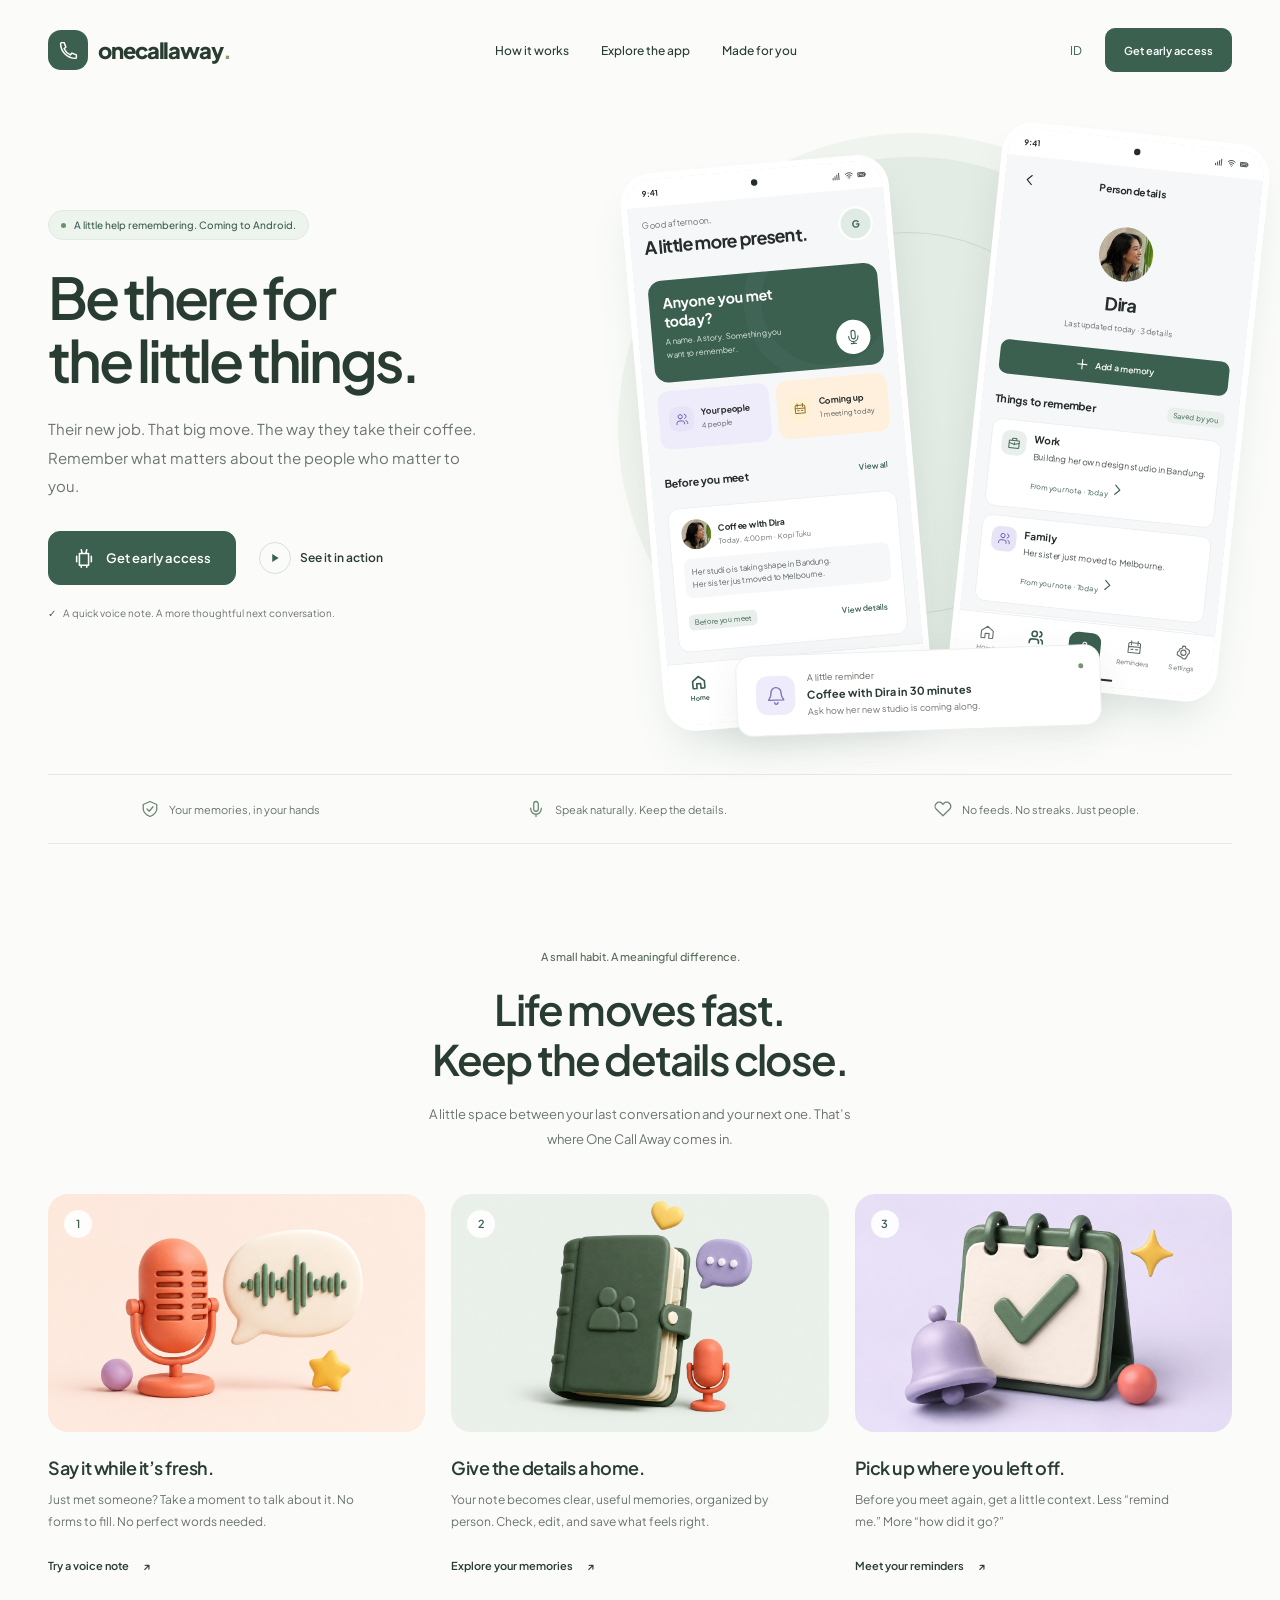
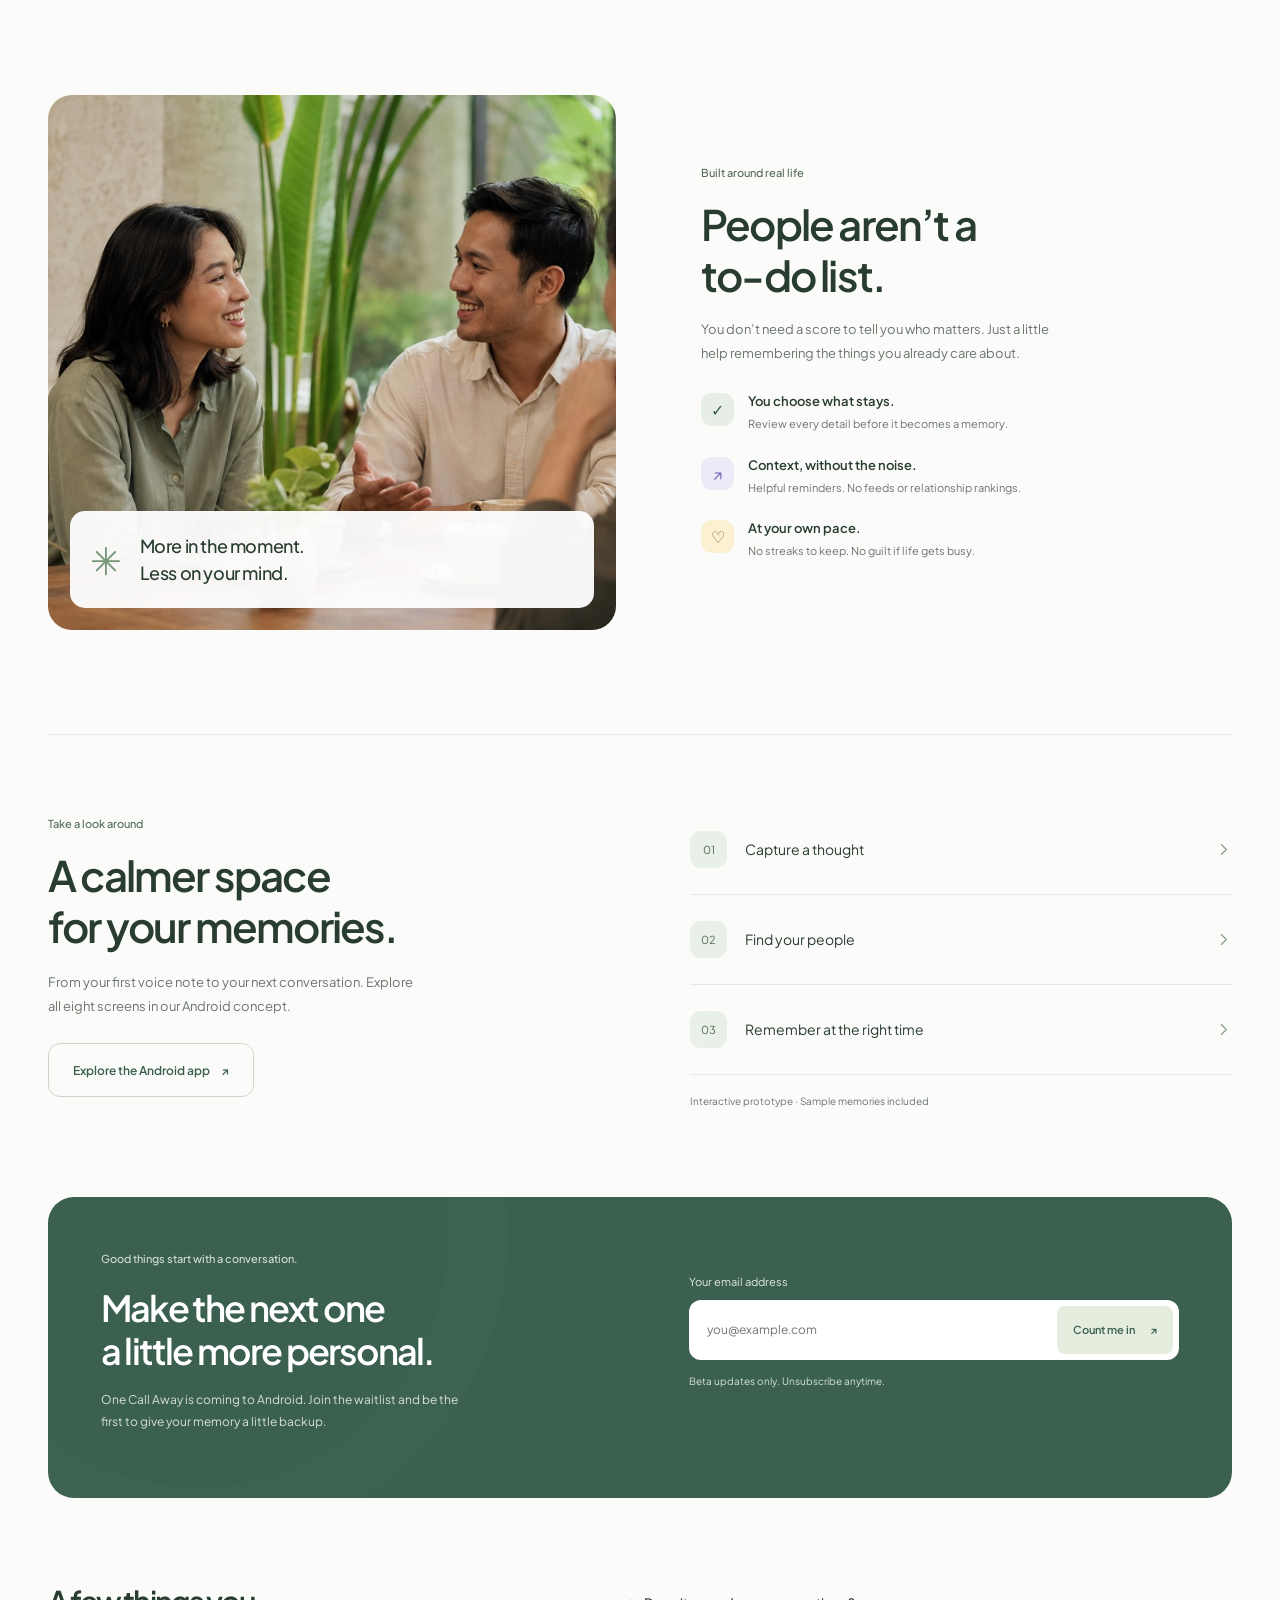
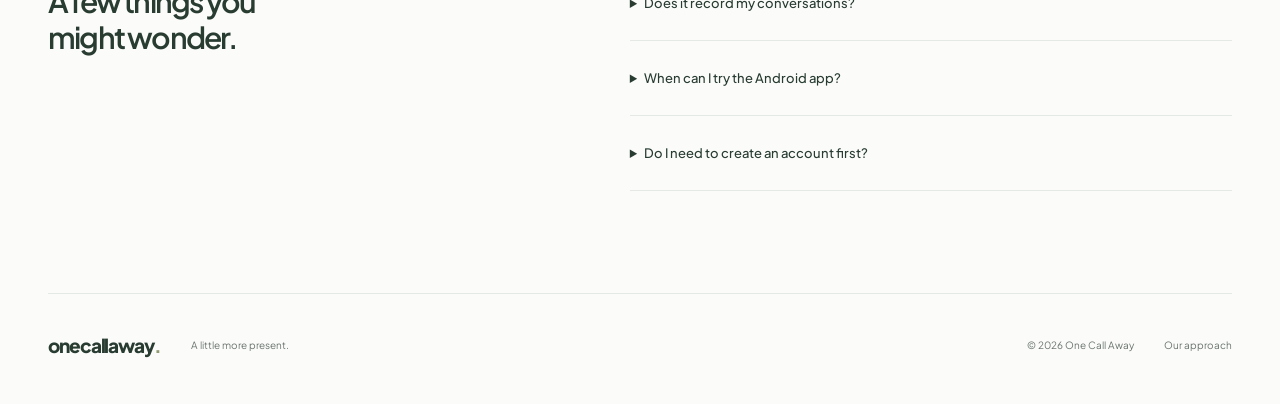
<file: index.html>
<!doctype html>
<html lang="en">
<head>
  <meta charset="utf-8">
  <meta name="viewport" content="width=device-width,initial-scale=1">
  <meta name="theme-color" content="#3b6050">
  <meta name="description" content="Remember the little things about the people in your life. Turn a quick voice note into useful memories with One Call Away.">
  <title>One Call Away — A little more present.</title>
  <link rel="preconnect" href="https://fonts.googleapis.com">
  <link rel="preconnect" href="https://fonts.gstatic.com" crossorigin>
  <link href="https://fonts.googleapis.com/css2?family=Plus+Jakarta+Sans:wght@400;500;600;700;800&display=swap" rel="stylesheet">
  <link rel="stylesheet" href="landing.css">
  <script src="waitlist-config.js" defer></script>
  <script src="landing.js" defer></script>
</head>
<body>
  <a class="skip-link" href="#main" data-t="skip">Skip to content</a>
  <header class="site-header">
    <a href="#top" class="brand" aria-label="One Call Away home"><span class="brand-icon"><svg viewBox="0 0 24 24" aria-hidden="true"><path d="M7 3H4a1 1 0 0 0-1 1c0 9.4 7.6 17 17 17a1 1 0 0 0 1-1v-3l-5-2-2 2a14 14 0 0 1-7-7l2-2-2-5Z"/></svg></span>onecallaway<span class="brand-dot">.</span></a>
    <nav class="desktop-nav" aria-label="Main navigation"><a href="#how-it-works" data-t="navHow">How it works</a><a href="mockup.html" data-t="navApp">Explore the app</a><a href="#your-memories" data-t="navPrivacy">Made for you</a></nav>
    <div class="nav-actions"><button class="language" type="button" aria-label="Switch to Indonesian">ID</button><a href="#join" class="button small" data-t="navJoin">Get early access</a></div>
  </header>
  <main id="main">
    <section class="hero container" id="top">
      <div class="hero-copy">
        <span class="beta-label"><span></span><span data-t="beta">A little help remembering. Coming to Android.</span></span>
        <h1 data-t="headline">Be there for<br>the little things.</h1>
        <p class="hero-description" data-t="description">Their new job. That big move. The way they take their coffee. Remember what matters about the people who matter to you.</p>
        <div class="hero-actions"><a href="#join" class="button"><svg viewBox="0 0 24 24" aria-hidden="true"><path d="M7 7h10v13H7ZM9 3l1 4m5-4-1 4M4 10v6m16-6v6M9 20v2m6-2v2"/></svg><span data-t="getAccess">Get early access</span></a><a class="text-link" href="mockup.html?mode=interactive&screen=welcome"><span class="play-icon"><svg viewBox="0 0 24 24" aria-hidden="true"><path d="m9 5 11 7-11 7Z"/></svg></span><span data-t="seeApp">See it in action</span></a></div>
        <div class="hero-note"><span class="tiny-check">✓</span><span data-t="heroNote">A quick voice note. A more thoughtful next conversation.</span></div>
      </div>
      <div class="hero-visual" aria-label="Interactive previews of the Android app">
        <div class="hero-circle" aria-hidden="true"></div>
        <div class="hero-device device-back"><iframe src="mockup.html?embed=1&screen=person" title="Person details app preview"></iframe></div>
        <div class="hero-device device-front"><iframe src="mockup.html?embed=1&screen=home" title="Home screen app preview"></iframe></div>
        <div class="floating-memory"><span class="notification-icon"><svg viewBox="0 0 24 24" aria-hidden="true"><path d="M18 8a6 6 0 0 0-12 0c0 7-3 7-3 9h18c0-2-3-2-3-9m-8 12a2 2 0 0 0 4 0"/></svg></span><div><span class="notification-label" data-t="nudgeLabel">A little reminder</span><strong data-t="nudgeTitle">Coffee with Dira in 30 minutes</strong><span data-t="nudgeText">Ask how her new studio is coming along.</span></div><i aria-hidden="true"></i></div>
      </div>
    </section>
    <div class="benefit-strip container"><span><svg viewBox="0 0 24 24" aria-hidden="true"><path d="m12 2 9 4v6c0 6-9 10-9 10S3 18 3 12V6Zm-4 10 3 3 5-6"/></svg><span data-t="benefit1">Your memories, in your hands</span></span><span><svg viewBox="0 0 24 24" aria-hidden="true"><path d="M12 15a3 3 0 0 0 3-3V5a3 3 0 0 0-6 0v7a3 3 0 0 0 3 3Zm-7-4v1a7 7 0 0 0 14 0v-1m-7 8v3"/></svg><span data-t="benefit2">Speak naturally. Keep the details.</span></span><span><svg viewBox="0 0 24 24" aria-hidden="true"><path d="M20.8 4.6a5.5 5.5 0 0 0-7.8 0L12 5.7l-1.1-1.1a5.5 5.5 0 0 0-7.8 7.8L12 21l8.8-8.6a5.5 5.5 0 0 0 0-7.8Z"/></svg><span data-t="benefit3">No feeds. No streaks. Just people.</span></span></div>
    <section class="how-section container" id="how-it-works">
      <div class="section-heading"><span class="section-label" data-t="howLabel">A small habit. A meaningful difference.</span><h2 data-t="howTitle">Life moves fast.<br>Keep the details close.</h2><p data-t="howDescription">A little space between your last conversation and your next one. That’s where One Call Away comes in.</p></div>
      <div class="feature-grid">
        <article class="feature"><div class="feature-image peach"><img src="assets/generated/voice-note.jpg" width="1200" height="800" loading="lazy" alt="A soft orange microphone and a voice-note bubble"><span class="step-number">1</span></div><h3 data-t="step1Title">Say it while it’s fresh.</h3><p data-t="step1Body">Just met someone? Take a moment to talk about it. No forms to fill. No perfect words needed.</p><a href="mockup.html?mode=interactive&screen=record" class="feature-link"><span data-t="step1Link">Try a voice note</span><span aria-hidden="true">↗</span></a></article>
        <article class="feature"><div class="feature-image sage"><img src="assets/generated/memory-book.jpg" width="1200" height="800" loading="lazy" alt="A green memory book with colorful conversation objects"><span class="step-number">2</span></div><h3 data-t="step2Title">Give the details a home.</h3><p data-t="step2Body">Your note becomes clear, useful memories, organized by person. Check, edit, and save what feels right.</p><a href="mockup.html?mode=interactive&screen=review" class="feature-link"><span data-t="step2Link">Explore your memories</span><span aria-hidden="true">↗</span></a></article>
        <article class="feature"><div class="feature-image lavender"><img src="assets/generated/reminder-calendar.jpg" width="1200" height="800" loading="lazy" alt="A calendar with a green checkmark and a lavender bell"><span class="step-number">3</span></div><h3 data-t="step3Title">Pick up where you left off.</h3><p data-t="step3Body">Before you meet again, get a little context. Less “remind me.” More “how did it go?”</p><a href="mockup.html?mode=interactive&screen=reminders" class="feature-link"><span data-t="step3Link">Meet your reminders</span><span aria-hidden="true">↗</span></a></article>
      </div>
    </section>
    <section class="human-section container" id="your-memories">
      <div class="human-image"><img src="assets/generated/cafe-friends.jpg" width="1200" height="800" loading="lazy" alt="Friends sharing coffee and a conversation in a leafy Jakarta café"><div class="photo-caption"><span aria-hidden="true">✳</span><span data-t="photoCaption">More in the moment.<br>Less on your mind.</span></div></div>
      <div class="human-copy"><span class="section-label" data-t="humanLabel">Built around real life</span><h2 data-t="humanTitle">People aren’t a to-do list.</h2><p data-t="humanBody">You don’t need a score to tell you who matters. Just a little help remembering the things you already care about.</p><div class="principle"><span class="principle-icon green">✓</span><div><h3 data-t="principle1Title">You choose what stays.</h3><p data-t="principle1Body">Review every detail before it becomes a memory.</p></div></div><div class="principle"><span class="principle-icon purple">↗</span><div><h3 data-t="principle2Title">Context, without the noise.</h3><p data-t="principle2Body">Helpful reminders. No feeds or relationship rankings.</p></div></div><div class="principle"><span class="principle-icon yellow">♡</span><div><h3 data-t="principle3Title">At your own pace.</h3><p data-t="principle3Body">No streaks to keep. No guilt if life gets busy.</p></div></div></div>
    </section>
    <section class="app-tour container"><div><span class="section-label" data-t="tourLabel">Take a look around</span><h2 data-t="tourTitle">A calmer space<br>for your memories.</h2><p data-t="tourBody">From your first voice note to your next conversation. Explore all eight screens in our Android concept.</p><a class="button outline" href="mockup.html"><span data-t="tourButton">Explore the Android app</span><span aria-hidden="true">↗</span></a></div><div class="tour-details"><div><span class="tour-number">01</span><span data-t="tour1">Capture a thought</span><svg viewBox="0 0 24 24" aria-hidden="true"><path d="m9 5 7 7-7 7"/></svg></div><div><span class="tour-number">02</span><span data-t="tour2">Find your people</span><svg viewBox="0 0 24 24" aria-hidden="true"><path d="m9 5 7 7-7 7"/></svg></div><div><span class="tour-number">03</span><span data-t="tour3">Remember at the right time</span><svg viewBox="0 0 24 24" aria-hidden="true"><path d="m9 5 7 7-7 7"/></svg></div><span class="tour-note" data-t="tourNote">Interactive prototype · Sample memories included</span></div></section>
    <section class="join-wrap container" id="join"><div class="join"><div class="join-copy"><span class="section-label" data-t="joinLabel">Good things start with a conversation.</span><h2 data-t="joinTitle">Make the next one<br>a little more personal.</h2><p data-t="joinBody">One Call Away is coming to Android. Join the waitlist and be the first to give your memory a little backup.</p></div><div class="join-form"><form id="waitlist"><label for="email" data-t="emailLabel">Your email address</label><div class="email-field"><input id="email" name="email" type="email" autocomplete="email" placeholder="you@example.com" required maxlength="254"><button type="submit"><span data-t="joinButton">Count me in</span><span aria-hidden="true">↗</span></button></div><p class="form-note" data-t="joinNote">Beta updates only. Unsubscribe anytime.</p><p id="form-msg" role="status" aria-live="polite"></p></form></div></div></section>
    <section class="faq container"><h2 data-t="faqTitle">A few things you might wonder.</h2><div class="faq-items"><details><summary data-t="faq1Q">Does it record my conversations?</summary><p data-t="faq1A">No. You record your own voice note after a conversation, in your own words. You review the details before saving them.</p></details><details><summary data-t="faq2Q">When can I try the Android app?</summary><p data-t="faq2A">We’re preparing the Android beta. Join the waitlist for updates, or explore the interactive prototype above right now.</p></details><details><summary data-t="faq3Q">Do I need to create an account first?</summary><p data-t="faq3A">The first-note experience is designed to work without an account. You can try the browser prototype without signing in.</p></details></div></section>
  </main>
  <footer class="site-footer container"><a class="brand" href="#top">onecallaway<span class="brand-dot">.</span></a><span data-t="footerLine">A little more present.</span><span class="copyright">© 2026 One Call Away</span><a href="#your-memories" data-t="footerAbout">Our approach</a></footer>
</body>
</html>
</file>
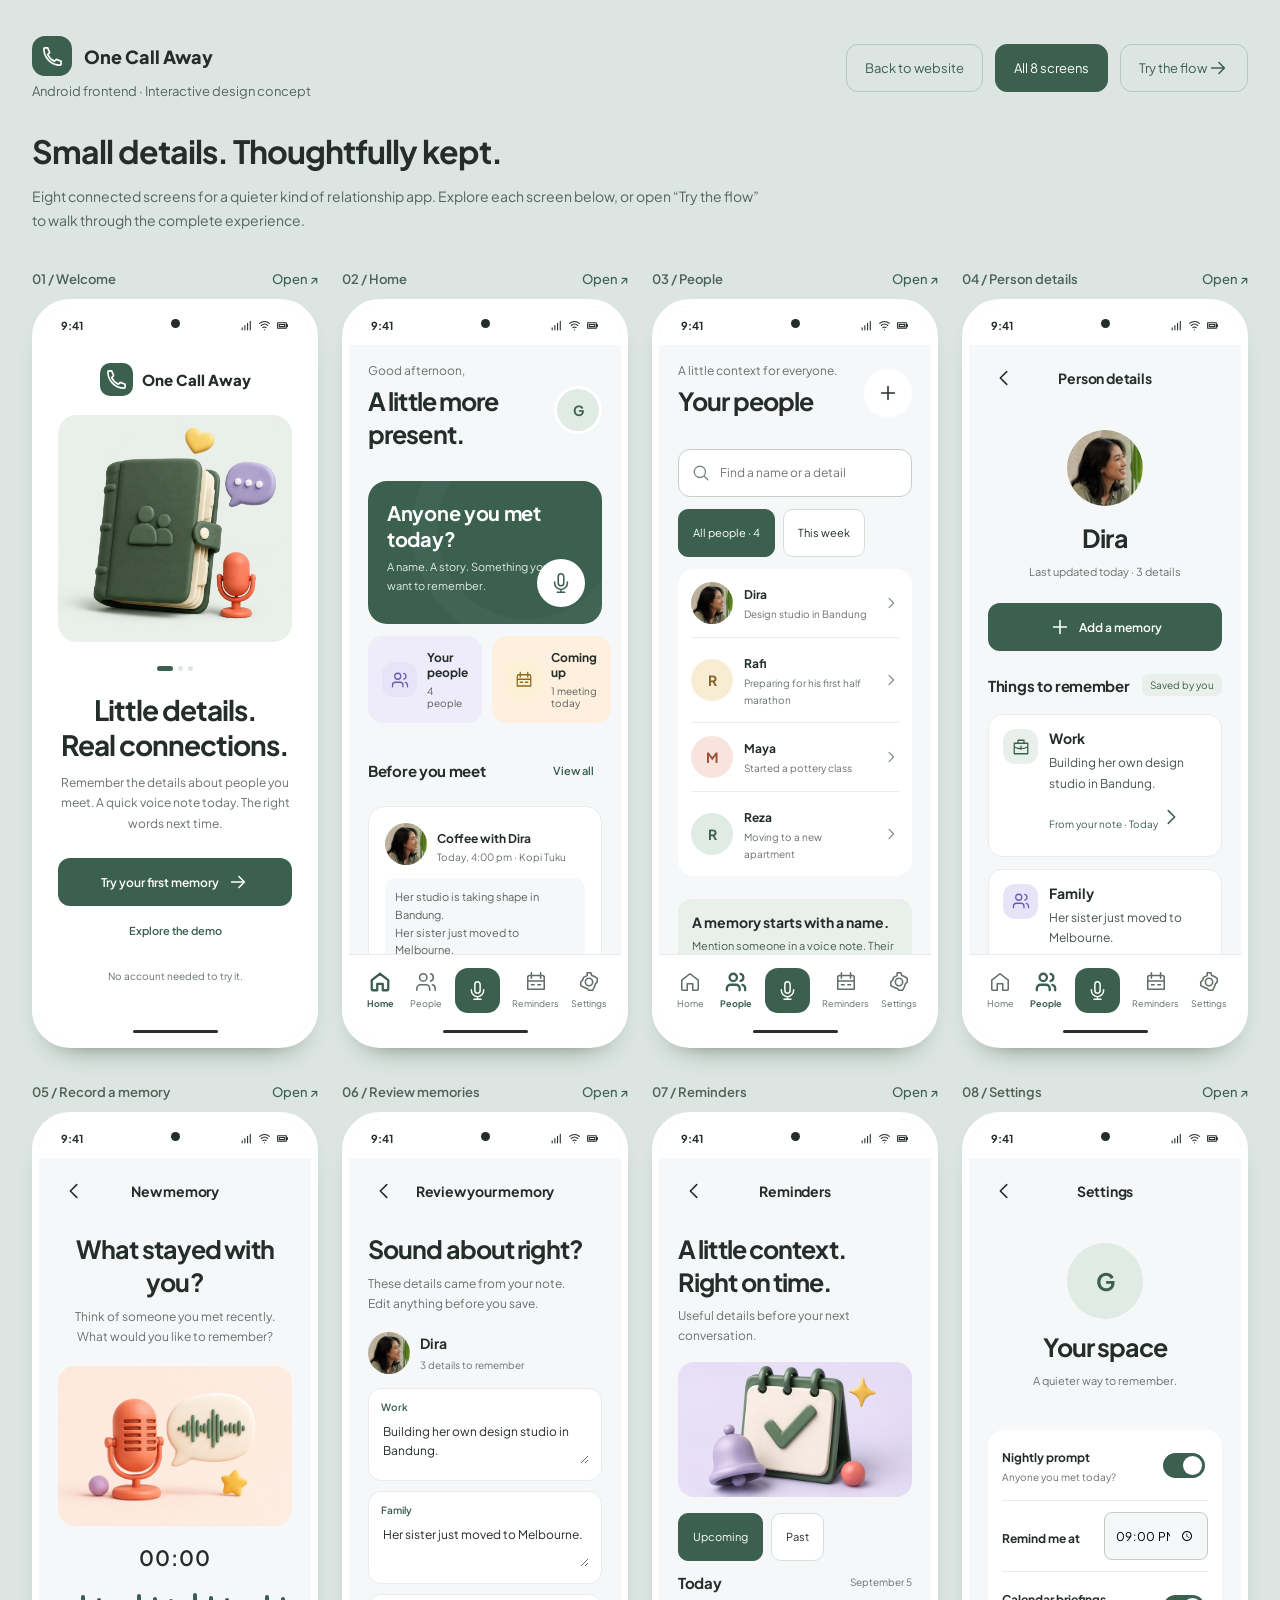
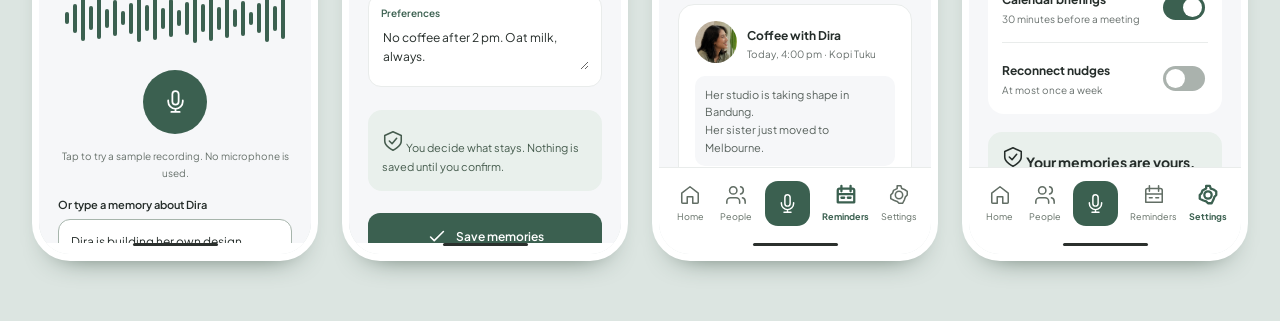
<file: mockup.html>
<!doctype html>
<html lang="en">
<head>
  <meta charset="utf-8">
  <meta name="viewport" content="width=device-width,initial-scale=1">
  <meta name="theme-color" content="#3b6050">
  <title>One Call Away — Android prototype</title>
  <link rel="preconnect" href="https://fonts.googleapis.com">
  <link rel="preconnect" href="https://fonts.gstatic.com" crossorigin>
  <link href="https://fonts.googleapis.com/css2?family=Plus+Jakarta+Sans:wght@400;500;600;700;800&display=swap" rel="stylesheet">
  <link rel="stylesheet" href="app.css">
  <script src="app.js" defer></script>
</head>
<body><main id="app"></main><noscript>This interactive prototype needs JavaScript. <a href="index.html">Return to the landing page</a>.</noscript></body>
</html>
</file>
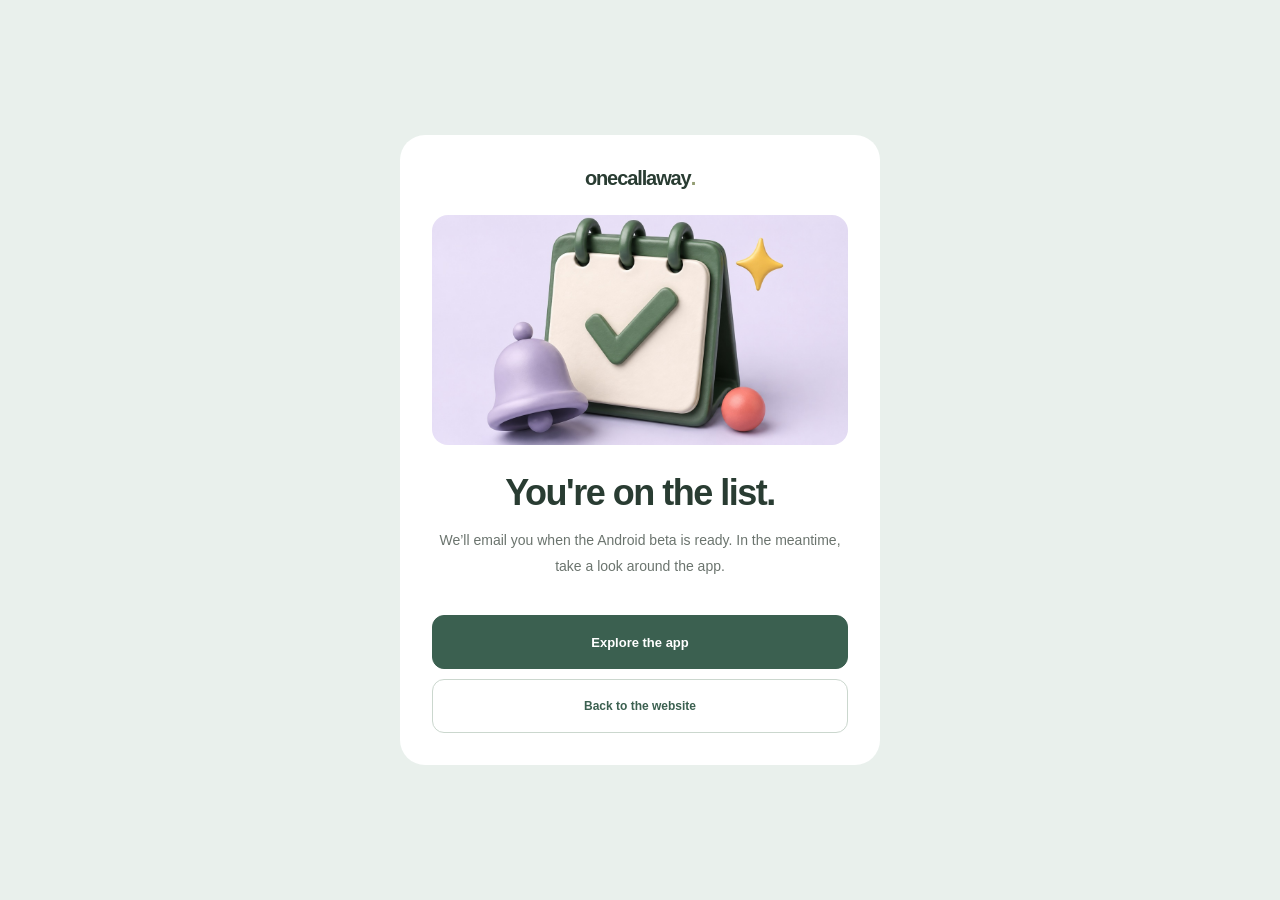
<file: thanks.html>
<!doctype html>
<html lang="en">
<head>
  <meta charset="utf-8">
  <meta name="viewport" content="width=device-width,initial-scale=1">
  <meta name="theme-color" content="#3b6050">
  <title>You're on the list — One Call Away</title>
  <link rel="stylesheet" href="landing.css">
  <style>
    body{min-height:100svh;display:grid;place-items:center;padding:24px;background:#e9f0ec}
    main{width:min(480px,100%);background:white;padding:32px;border-radius:25px;text-align:center}
    .brand{justify-content:center;font-size:20px;margin-bottom:25px}
    img{width:100%;height:230px;object-fit:cover;border-radius:16px}
    h1{font-size:36px;letter-spacing:-1.5px;margin:24px 0 16px}
    p{font-size:14px;color:var(--muted);margin-bottom:25px}
    .button{width:100%;margin-top:10px}
  </style>
</head>
<body><main>
  <a class="brand" href="index.html">onecallaway<span class="brand-dot">.</span></a>
  <img src="assets/generated/reminder-calendar.jpg" width="1200" height="800" alt="A green calendar with a checkmark and a lavender bell">
  <h1 id="heading">You're on the list.</h1>
  <p id="message">We’ll email you when the Android beta is ready. In the meantime, take a look around the app.</p>
  <a class="button" href="mockup.html?mode=interactive&screen=welcome" id="explore">Explore the app</a>
  <a class="button outline" href="index.html" id="back">Back to the website</a>
</main>
<script>
if(new URLSearchParams(location.search).get('lang')==='id'){
  document.documentElement.lang='id';document.title='Kamu terdaftar — One Call Away';
  document.querySelector('#heading').textContent='Kamu sudah terdaftar.';
  document.querySelector('#message').textContent='Kami akan mengirim email saat beta Android siap. Sambil menunggu, jelajahi aplikasinya.';
  document.querySelector('#explore').textContent='Jelajahi aplikasi';
  document.querySelector('#back').textContent='Kembali ke website';
}
</script>
</body></html>
</file>
<file: landing.css>
:root{--green:#3b6050;--deep:#29483a;--ink:#293c32;--muted:#6b746e;--sage:#e9f0ec;--line:#e4e9e5;--paper:#fbfcfa;font-family:'Plus Jakarta Sans',sans-serif;color:var(--ink);background:var(--paper);font-synthesis:none}*{box-sizing:border-box}html{scroll-behavior:smooth;scroll-padding-top:95px}body{margin:0}a{color:inherit;text-decoration:none}button,input{font:inherit}button{cursor:pointer}svg{width:22px;height:22px;fill:none;stroke:currentColor;stroke-width:1.7;stroke-linecap:round;stroke-linejoin:round;flex-shrink:0}a:focus-visible,button:focus-visible,input:focus-visible,summary:focus-visible{outline:3px solid #a27827;outline-offset:5px}::selection{background:#dce8dd}button:active,.button:active{opacity:.8}.container{width:min(1220px,calc(100% - 96px));margin-inline:auto}.skip-link{position:absolute;top:-70px;left:20px;z-index:100;background:var(--green);color:white;padding:16px;border-radius:10px}.skip-link:focus{top:15px}.site-header{width:min(1340px,calc(100% - 96px));height:100px;margin:auto;display:flex;align-items:center;justify-content:space-between;gap:28px}.brand{display:flex;align-items:center;font-size:22px;font-weight:800;letter-spacing:-1.1px;white-space:nowrap}.brand-icon{width:40px;height:40px;display:grid;place-items:center;color:white;background:var(--green);border-radius:13px;margin-right:10px}.brand-icon svg{width:21px;height:21px}.brand-dot{color:#929c72}.desktop-nav{display:flex;align-items:center;gap:32px}.desktop-nav a{font-size:12px;font-weight:500;padding:16px 0}.desktop-nav a:hover,.text-link:hover,.feature-link:hover{color:#59846d}.nav-actions{display:flex;align-items:center;gap:15px}.language{background:none;border:0;padding:12px 8px;font-size:12px;min-height:44px;color:var(--green)}.button{display:inline-flex;align-items:center;justify-content:center;gap:11px;min-height:54px;background:var(--green);color:white;border:1px solid var(--green);border-radius:12px;padding:15px 24px;font-size:13px;font-weight:600;transition:background .18s}.button:hover{background:var(--deep)}.button.small{min-height:44px;padding:11px 18px;font-size:11px;border-radius:10px}.hero{display:grid;grid-template-columns:47% 53%;min-height:670px;align-items:center;padding:32px 0 52px;gap:12px}.hero-copy{padding:0 0 25px;position:relative;z-index:2}.beta-label{font-size:10px;font-weight:500;color:var(--green);display:inline-flex;align-items:center;gap:8px;background:#edf3ed;padding:8px 12px;border:1px solid #e2e9e0;border-radius:30px}.beta-label>span:first-child{width:5px;height:5px;background:#6d916a;border-radius:50%}h1{font-size:clamp(47px,4.5vw,68px);line-height:1.09;letter-spacing:-3.2px;font-weight:600;margin:26px 0 23px;max-width:600px}.hero-description{font-size:15px;line-height:1.9;color:var(--muted);max-width:430px;margin-bottom:30px}.hero-actions{display:flex;gap:23px;align-items:center}.text-link{font-size:12px;font-weight:600;display:flex;align-items:center;gap:9px;min-height:48px}.play-icon{display:grid;place-items:center;border:1px solid #d8e1da;width:32px;height:32px;border-radius:50%}.play-icon svg{width:14px;height:14px;fill:var(--green);stroke:none;margin-left:-2px}.hero-note{font-size:10px;color:var(--muted);display:flex;align-items:center;gap:7px;margin-top:22px}.tiny-check{color:var(--green)}.hero-visual{position:relative;height:590px;min-width:0}.hero-circle{width:540px;height:540px;background:#e2ebe4;border-radius:50%;position:absolute;left:4%;top:25px;box-shadow:0 0 0 24px #f0f4ee;overflow:hidden}.hero-circle:after{content:'';width:380px;height:380px;position:absolute;left:75px;top:75px;border:1px solid #cbdacc;border-radius:50%}.hero-device{border:6px solid white;border-radius:32px;overflow:hidden;position:absolute;background:white;box-shadow:0 25px 45px -15px #3b605030;width:269px;height:560px}.hero-device iframe{border:0;width:100%;height:100%;display:block}.device-front{left:4%;top:31px;transform:rotate(-5deg);z-index:2}.device-back{right:0;top:0;transform:rotate(6deg);z-index:1}.floating-memory{position:absolute;z-index:3;left:19%;bottom:-9px;width:365px;display:flex;align-items:center;gap:12px;padding:17px 19px;background:white;border:1px solid #edf0ed;border-radius:16px;box-shadow:0 12px 34px #29483a16;transform:rotate(-2deg)}.floating-memory div{display:flex;flex-direction:column;gap:5px}.notification-icon{background:#eeecfa;color:#7d72c0;display:grid;place-items:center;width:39px;height:39px;border-radius:12px;flex-shrink:0}.notification-icon svg{width:20px;height:20px}.notification-label{font-size:9px;color:#60695d}.floating-memory strong{font-size:11px}.floating-memory div>span:last-child{font-size:9px;color:var(--muted)}.floating-memory i{position:absolute;width:5px;height:5px;background:#769472;border-radius:50%;right:16px;top:18px}.benefit-strip{border-block:1px solid var(--line);display:flex;justify-content:space-around;gap:20px;padding:25px 0}.benefit-strip>span{display:flex;align-items:center;gap:10px;font-size:11px;color:#66746a}.benefit-strip svg{width:18px;height:18px;color:#6b8573}.how-section{padding-top:104px;padding-bottom:105px}.section-heading{text-align:center;max-width:600px;margin:0 auto 43px}.section-label{font-size:11px;color:#536a56;line-height:1.7;display:block;font-weight:500}h2{font-size:42px;font-weight:600;line-height:1.2;letter-spacing:-1.8px;margin:17px 0}p{line-height:1.85}.section-heading p{font-size:13px;color:var(--muted);max-width:440px;margin:18px auto 0}.feature-grid{display:grid;grid-template-columns:repeat(3,1fr);gap:26px}.feature-image{height:238px;position:relative;overflow:hidden;border-radius:20px}.feature-image img{width:100%;height:100%;object-fit:cover}.step-number{position:absolute;left:16px;top:16px;width:28px;height:28px;display:grid;place-items:center;font-size:11px;color:var(--green);background:#ffffffe6;border-radius:50%;font-weight:600}.feature h3{font-size:18px;letter-spacing:-.5px;margin:24px 0 10px;font-weight:600}.feature p{font-size:12px;color:var(--muted);margin:0;max-width:340px}.feature-link{font-size:11px;font-weight:600;display:flex;align-items:center;gap:14px;min-height:48px;margin-top:9px}.human-section{display:grid;grid-template-columns:1.07fr 1fr;align-items:center;gap:85px;padding-bottom:104px}.human-image{height:535px;position:relative;border-radius:24px;overflow:hidden}.human-image>img{width:100%;height:100%;object-fit:cover;object-position:38% center}.photo-caption{position:absolute;bottom:22px;left:22px;right:22px;background:#fffffff2;padding:20px;border-radius:15px;display:flex;gap:18px;align-items:center;font-size:18px;line-height:1.5;font-weight:500;letter-spacing:-.4px}.photo-caption>span:first-child{font-size:38px;color:#789779}.human-copy h2{max-width:340px}.human-copy>p{font-size:13px;color:var(--muted);max-width:375px;margin-bottom:28px}.principle{display:flex;gap:14px;align-items:flex-start;margin-top:22px}.principle-icon{width:33px;height:33px;display:grid;place-items:center;border-radius:11px;flex-shrink:0;font-size:16px}.green{background:#e7eee7;color:var(--green)}.purple{background:#ede9f6;color:#7a6bc0}.yellow{background:#fcf0d3;color:#8a671e}.principle h3{margin:0;font-size:13px;font-weight:600}.principle p{font-size:11px;color:var(--muted);margin:5px 0 0}.app-tour{border-top:1px solid var(--line);padding-block:70px 90px;display:grid;grid-template-columns:1fr 1fr;gap:100px;align-items:center}.app-tour p{max-width:375px;font-size:13px;color:var(--muted);margin:19px 0 25px}.outline{color:var(--green);background:transparent;border-color:#cbd7ce;font-size:12px}.outline:hover{background:var(--sage)}.tour-details>div{display:flex;align-items:center;gap:18px;padding:26px 0;border-bottom:1px solid var(--line);font-size:14px}.tour-details svg{margin-left:auto;width:17px;height:17px;color:#879d8a}.tour-number{font-size:11px;color:#536a56;background:#e9f0e8;border-radius:11px;width:37px;height:37px;display:grid;place-items:center}.tour-note{display:block;font-size:10px;color:var(--muted);margin-top:20px}.join{background:var(--green);color:#fff;border-radius:26px;padding:53px;display:grid;grid-template-columns:1.1fr 1fr;gap:50px;align-items:center;position:relative;overflow:hidden}.join:after{content:'';position:absolute;width:500px;height:500px;border:60px solid #ffffff03;border-radius:50%;left:-160px;top:-270px;pointer-events:none}.join .section-label{color:#d3e0d4}.join h2{font-size:36px}.join-copy p{color:#d6e0d9;font-size:12px;max-width:380px}.join-form label{display:block;font-size:11px;margin-bottom:12px;color:#e4ebe6}.email-field{display:flex;background:white;border-radius:12px;padding:6px;gap:4px}.email-field input{flex:1;min-width:0;width:100%;border:0;background:none;border-radius:8px;padding:12px;font-size:12px;color:var(--ink)}.email-field button{display:flex;gap:15px;align-items:center;justify-content:center;white-space:nowrap;min-height:48px;background:#e5eddf;color:var(--green);padding:12px 16px;border-radius:8px;border:0;font-size:11px;font-weight:600}.email-field button:hover{background:#d2dfc9}.email-field button:disabled{opacity:.6;cursor:wait}.form-note{font-size:10px;color:#d5e2d7;margin-top:12px}#form-msg{font-size:12px;line-height:1.7;margin:8px 0 0;min-height:1.7em}.faq{padding-block:85px;display:grid;grid-template-columns:1fr 1.2fr;gap:80px}.faq h2{font-size:30px;max-width:280px;margin:0}.faq details{border-bottom:1px solid var(--line);padding:0 0 17px;margin-bottom:17px}.faq summary{cursor:pointer;font-size:13px;font-weight:500;min-height:40px;align-content:center}.faq details p{font-size:12px;color:var(--muted)}.site-footer{border-top:1px solid var(--line);padding-block:29px 37px;display:flex;align-items:center;gap:30px}.site-footer .brand{font-size:19px}.site-footer>span,.site-footer>a:last-child{font-size:10px;color:var(--muted)}.site-footer .copyright{margin-left:auto}.site-footer>a:last-child{min-height:44px;display:flex;align-items:center}@media(min-width:1450px){.hero{gap:30px;min-height:735px}.hero-visual{height:620px}.hero-circle{width:570px;height:570px}.hero-device{width:281px;height:590px}.floating-memory{bottom:0}}@media(max-width:1150px){.container,.site-header{width:calc(100% - 64px)}.desktop-nav{gap:20px}.hero{grid-template-columns:46% 54%;min-height:660px}.hero-device{width:237px;height:530px}.hero-circle{width:440px;height:440px;top:70px}.hero-visual{height:570px}.device-back{top:12px}.device-front{top:50px;left:0}.floating-memory{width:326px;left:15%;bottom:0}.hero-actions{gap:15px}.hero-actions .button{padding-inline:17px;font-size:11px}.hero-actions .text-link{font-size:11px}.human-section{gap:50px}.feature-image{height:200px}.join{padding:40px;gap:30px}}@media(max-width:950px){.desktop-nav{display:none}.hero{grid-template-columns:1fr;gap:35px;padding-top:40px}.hero-copy{padding:0;text-align:center}.hero-copy h1{font-size:64px;margin-inline:auto}.hero-description{margin-inline:auto;max-width:450px}.beta-label{font-size:11px}.hero-actions,.hero-note{justify-content:center}.hero-visual{width:560px;max-width:100%;margin:0 auto;height:620px}.hero-circle{width:490px;height:490px;left:5%}.hero-device{width:275px;height:570px}.device-front{left:3%}.device-back{right:2%}.floating-memory{width:360px;left:18%;bottom:0}.benefit-strip{gap:20px}.benefit-strip>span{font-size:10px;gap:7px}.human-section{gap:35px}.human-image{height:510px}.human-copy h2{font-size:36px}.app-tour{gap:45px}.join{grid-template-columns:1fr;gap:22px}.join-copy p{max-width:500px}.join-form{max-width:500px}.faq{gap:40px}.feature h3{font-size:16px}.feature-image{height:170px}}@media(max-width:650px){html{scroll-padding-top:20px}.container,.site-header{width:calc(100% - 40px)}.site-header{height:80px;gap:10px}.brand{font-size:19px}.brand-icon{width:33px;height:33px;border-radius:10px;margin-right:7px}.brand-icon svg{width:18px;height:18px}.nav-actions{gap:5px}.button.small{padding:10px 12px;font-size:10px}.language{font-size:11px;padding-inline:7px}.hero{padding-top:26px;gap:20px;padding-bottom:35px}.beta-label{font-size:9px;padding-inline:10px}.hero-copy h1{font-size:clamp(42px,10.5vw,60px);letter-spacing:-2px;margin-top:24px}.hero-description{font-size:13px;max-width:345px;line-height:1.85;margin-bottom:22px}.hero-actions{gap:16px;flex-wrap:wrap}.hero-actions .button{font-size:12px;min-height:51px}.hero-actions .text-link{font-size:11px}.hero-note{font-size:9px;line-height:1.6;margin-top:16px}.hero-visual{height:560px;width:370px;margin-top:14px}.hero-device{width:238px;height:493px}.device-front{left:0;top:34px;transform:rotate(-5deg)}.device-back{right:0;top:10px;width:228px;height:480px;transform:rotate(6deg)}.hero-circle{width:320px;height:320px;top:95px;left:5%;box-shadow:0 0 0 14px #f0f4ee}.hero-circle:after{width:240px;height:240px;left:40px;top:40px}.floating-memory{left:5%;width:92%;bottom:5px;padding:15px 12px;gap:10px}.floating-memory strong{font-size:10px}.floating-memory div>span:last-child{font-size:9px}.notification-icon{width:32px;height:32px}.benefit-strip{flex-direction:column;align-items:center;padding:22px 0;gap:18px}.benefit-strip>span{font-size:11px}.how-section{padding-block:62px}.section-heading{margin-bottom:30px}h2{font-size:33px;letter-spacing:-1.3px}.section-label{font-size:10px}.section-heading p{font-size:12px}.feature-grid{grid-template-columns:1fr;gap:29px}.feature-image{height:auto;aspect-ratio:1.6}.feature h3{font-size:20px;margin-top:18px}.feature p{font-size:12px;max-width:none}.feature-link{margin-top:3px}.human-section{grid-template-columns:1fr;gap:31px;padding-bottom:60px}.human-image{height:400px}.human-copy h2{font-size:35px;max-width:300px}.human-copy>p{max-width:100%}.photo-caption{font-size:17px;padding:15px}.principle{margin-top:20px}.principle h3{font-size:13px}.principle p{font-size:12px}.app-tour{grid-template-columns:1fr;gap:24px;padding-block:50px 60px}.tour-details>div{font-size:13px;padding:17px 0}.join-wrap{width:calc(100% - 24px)}.join{padding:31px 24px;gap:20px;border-radius:22px}.join h2{font-size:30px}.email-field{flex-wrap:wrap;background:transparent;padding:0;gap:8px}.email-field input{flex-basis:100%;min-height:50px;background:white;padding:15px}.email-field button{width:100%;font-size:12px;background:#e5eddf;min-height:48px}.faq{grid-template-columns:1fr;gap:25px;padding-block:55px 35px}.faq h2{max-width:310px;font-size:28px}.faq summary{font-size:12px;min-height:44px}.site-footer{flex-wrap:wrap;gap:10px 20px;padding-block:25px}.site-footer .copyright{margin-left:0}.site-footer .brand{width:100%;font-size:20px}.site-footer>span{font-size:9px}.site-footer>a:last-child{margin-left:auto}}@media(prefers-reduced-motion:reduce){html{scroll-behavior:auto}*,*:before,*:after{animation:none!important;transition:none!important}}
/* Render previews at a phone-sized viewport, then fit them to the hero frames. */
.hero-device iframe{width:140%;height:140%;transform:scale(.7142857143);transform-origin:top left}
@media(max-width:950px){.hero{grid-template-columns:minmax(0,1fr)}.hero-copy{min-width:0}}
@media(max-width:650px){.hero-visual{width:100%}.device-front{left:6px}.device-back{right:10px;transform:rotate(4deg)}.floating-memory{left:4%;width:92%}}
@media(min-width:951px) and (max-width:1150px){.device-back{right:12px}}
@media(max-width:650px){.hero-circle{width:90%;height:auto;aspect-ratio:1}}
</file>
<file: app.css>
:root{--green:#3b6050;--green-dark:#29483a;--sage:#e9f0ec;--ink:#252d2a;--muted:#69716e;--surface:#f6f7f9;--line:#e9eceb;--purple:#7770c9;--orange:#eb855d;--yellow:#edb344;--radius:18px;font-family:'Plus Jakarta Sans',sans-serif;color:var(--ink);background:#dce5e1;font-synthesis:none}*{box-sizing:border-box}body{margin:0}button,input,textarea{font:inherit}button,a,input,textarea{-webkit-tap-highlight-color:transparent}button{cursor:pointer;color:inherit}button:focus-visible,a:focus-visible,input:focus-visible,textarea:focus-visible,summary:focus-visible{outline:3px solid #a27827;outline-offset:3px}button:active{opacity:.75}button:disabled{opacity:.5;cursor:default}a{color:var(--green)}.icon{width:22px;height:22px;fill:none;stroke:currentColor;stroke-width:1.7;stroke-linecap:round;stroke-linejoin:round;flex-shrink:0}.logo-mark{display:inline-flex;align-items:center;justify-content:center;width:40px;height:40px;background:var(--green);color:#fff;border-radius:13px}.logo-mark .icon{width:23px;height:23px}.board-header{max-width:1440px;margin:0 auto;padding:36px 32px 24px;display:flex;align-items:center;justify-content:space-between;gap:24px}.board-brand{display:flex;gap:12px;align-items:center;text-decoration:none;color:var(--ink);font-size:18px;font-weight:800}.board-header p{font-size:13px;color:#53665c;margin:7px 0 0}.board-actions{display:flex;gap:12px;align-items:center}.board-actions a,.board-actions button{min-height:48px;display:inline-flex;align-items:center;padding:0 18px;border:1px solid #b7c8bf;border-radius:12px;font-size:13px;background:transparent;text-decoration:none}.board-actions .active{background:var(--green);color:white;border-color:var(--green)}.board-intro{max-width:1440px;padding:8px 32px 24px;margin:auto}.board-intro h1{font-size:32px;letter-spacing:-1px;margin:0 0 10px}.board-intro p{font-size:14px;color:#53665c;line-height:1.7;max-width:740px}.screen-grid{max-width:1440px;margin:auto;padding:0 32px 60px;display:grid;grid-template-columns:repeat(4,minmax(0,1fr));gap:36px 24px}.screen-item h2{font-size:13px;font-weight:600;margin:0 0 12px;color:#4e6358;display:flex;justify-content:space-between}.screen-item h2 a{text-decoration:none;font-weight:500}.device{border:7px solid white;border-radius:38px;overflow:hidden;background:white;box-shadow:0 16px 30px -24px #263f31}.device iframe{display:block;width:100%;height:735px;border:0;background:var(--surface)}.prototype-layout{display:flex;justify-content:center;gap:48px;padding:16px 24px 48px;align-items:flex-start}.prototype-layout .device{width:390px;max-width:100%}.prototype-layout iframe{height:790px}.screen-picker{width:220px;display:flex;flex-direction:column;gap:8px;padding-top:30px}.screen-picker button{text-align:left;border:0;background:none;border-radius:12px;padding:14px 16px;min-height:48px}.screen-picker button.active{background:var(--green);color:white}.screen-picker small{line-height:1.7;color:#53665c;padding:16px}.embedded{background:var(--surface)}.embedded #app{height:100dvh;display:flex;flex-direction:column;overflow:hidden}.statusbar{height:39px;flex-shrink:0;display:flex;justify-content:space-between;align-items:center;padding:0 22px;background:white;font-size:11px;font-weight:700;position:relative}.camera-dot{width:9px;height:9px;border-radius:50%;background:#252d2a;position:absolute;left:calc(50% - 4px);top:13px}.system-icons{display:flex;gap:5px;align-items:center}.system-icons .icon{width:13px;height:13px;stroke-width:2}.app-content{flex:1;overflow-y:auto;overscroll-behavior:contain;padding:16px 19px 24px;scrollbar-width:thin}.app-content h1{font-size:25px;line-height:1.3;letter-spacing:-.9px;margin:4px 0 8px}.app-content h2{font-size:15px;letter-spacing:-.3px;margin:0}.app-content h3{font-size:14px;margin:0}.app-content p{font-size:12px;line-height:1.7;color:var(--muted);margin:6px 0 0}.app-content small{font-size:10px;color:var(--muted)}.app-header{display:flex;justify-content:space-between;align-items:center;margin-bottom:23px;gap:8px}.app-header p{margin:0}.icon-button{border:0;background:white;border-radius:50%;width:48px;height:48px;display:inline-flex;align-items:center;justify-content:center;flex-shrink:0}.avatar{height:42px;width:42px;flex-shrink:0;border-radius:50%;background:#e8e5f3;display:inline-grid;place-items:center;color:#645d9d;font-size:14px;font-weight:700;overflow:hidden}.avatar.photo{background-image:url('assets/generated/cafe-friends.jpg');background-size:310%;background-position:16% 30%}.avatar.amber{background:#f8ecd3;color:#83622a}.avatar.sage{background:#dfebe4;color:var(--green)}.avatar.coral{background:#f8e4dc;color:#9c5031}.avatar.large{width:76px;height:76px;font-size:24px}.app-section{margin-top:23px}.section-row{display:flex;justify-content:space-between;align-items:center;margin-bottom:12px}.text-button{border:0;background:none;color:var(--green);font-size:11px;font-weight:600;min-height:48px;padding:4px 8px}.primary,.secondary{min-height:48px;display:flex;gap:8px;align-items:center;justify-content:center;border:0;border-radius:12px;width:100%;background:var(--green);color:white;font-size:12px;font-weight:600;padding:12px 16px;text-decoration:none}.primary:hover{background:var(--green-dark)}.secondary{background:var(--sage);color:var(--green)}.app-card{background:white;border:1px solid var(--line);border-radius:16px;padding:16px}.memory-banner{background:var(--green);color:white;border-radius:19px;padding:19px;position:relative;overflow:hidden;min-height:143px}.memory-banner:after{content:'';position:absolute;width:180px;height:180px;border:25px solid #ffffff07;border-radius:50%;right:-40px;top:-67px;pointer-events:none}.memory-banner p{color:#e1ebe5;max-width:185px;font-size:11px}.memory-banner h2{font-size:20px;line-height:1.3;max-width:175px;margin-bottom:6px}.memory-banner .round-action{position:absolute;right:17px;bottom:17px;background:white;color:var(--green);width:48px;height:48px;border:0;border-radius:50%;display:grid;place-items:center}.quick-grid{display:grid;grid-template-columns:1fr 1fr;gap:10px;margin-top:12px}.quick-card{border:0;text-align:left;border-radius:15px;padding:14px;min-height:82px;background:#eeebfa;display:flex;align-items:center;gap:10px}.quick-card:last-child{background:#fff0dd}.quick-card strong{font-size:12px;display:block}.quick-card small{display:block;margin-top:5px;color:#5d605f}.colored-icon{display:inline-grid;place-items:center;background:#e9f0ec;color:var(--green);width:35px;height:35px;border-radius:12px;flex-shrink:0}.colored-icon.purple{background:#e8e4f7;color:#675bb1}.colored-icon.orange{background:#fbe7dd;color:#b85932}.colored-icon.yellow{background:#fcf1d5;color:#8f691b}.colored-icon .icon{width:18px;height:18px}.person-row{width:100%;display:flex;gap:11px;align-items:center;text-align:left;border:0;border-bottom:1px solid var(--line);background:white;padding:13px 0;min-height:68px}.person-row:last-child{border-bottom:0}.person-row strong{font-size:12px}.person-row p{font-size:10px;margin-top:3px}.person-row>.icon{margin-left:auto;width:16px;color:#818b85}.people-list{background:white;border-radius:16px;padding:0 13px}.event-top{display:flex;gap:10px;align-items:center}.event-top strong{font-size:12px}.event-top small{display:block;margin-top:4px}.event-note{background:var(--surface);border-radius:10px;padding:10px;margin-top:13px;font-size:11px;line-height:1.6;color:#59635e}.event-meta{display:flex;justify-content:space-between;align-items:center;margin-top:10px}.tag{font-size:10px;color:var(--green);background:var(--sage);padding:5px 8px;border-radius:7px;display:inline-block}.bottom-nav{height:76px;flex-shrink:0;display:grid;grid-template-columns:repeat(5,1fr);background:white;border-top:1px solid var(--line);padding:5px 8px 10px}.bottom-nav button{border:0;background:transparent;color:#626e65;display:flex;align-items:center;justify-content:center;flex-direction:column;gap:5px;font-size:9px;min-height:48px}.bottom-nav button.active{color:var(--green);font-weight:700}.bottom-nav button.active .icon{stroke-width:2.5}.bottom-nav .record-nav .icon{width:45px;height:45px;background:var(--green);color:white;padding:12px;border-radius:13px}.gesture-bar{height:11px;flex-shrink:0;background:white;display:flex;align-items:flex-start;justify-content:center}.gesture-bar:after{content:'';width:85px;height:3px;background:#2b302d;border-radius:4px}.topbar{display:flex;align-items:center;justify-content:space-between;margin:-7px -8px 18px;min-height:48px}.topbar h1{font-size:14px;letter-spacing:-.2px;margin:0}.topbar .icon-button{background:transparent}.topbar .spacer{width:48px}.search{display:flex;gap:8px;align-items:center;background:white;border:1px solid #c5cec8;border-radius:12px;padding:0 13px;margin:20px 0 10px;min-height:48px}.search .icon{width:18px;color:#78847c}.search input{background:transparent;border:0;outline:0;width:100%;min-width:0;font-size:12px;color:var(--ink);height:46px}.search:focus-within{outline:2px solid var(--green)}.filter-row{display:flex;gap:8px;margin:12px 0}.filter-row button{border:1px solid #d6ded8;background:white;padding:10px 14px;border-radius:10px;min-height:48px;font-size:11px}.filter-row button.active{background:var(--green);color:white;border-color:var(--green)}.person-hero{text-align:center;padding:10px 0 22px}.person-hero h1{margin-top:12px}.person-hero p{font-size:11px}.facts{display:flex;flex-direction:column;gap:12px;margin-top:18px}.fact-card{display:flex;gap:11px;padding:14px;background:white;border:1px solid var(--line);border-radius:14px}.fact-card p{color:#47534b;font-size:12px}.fact-card .source{background:none;border:0;padding:6px 0;color:var(--green);font-size:10px;min-height:48px;text-align:left}.welcome-content{padding:0 19px 22px;background:white;display:flex;flex-direction:column;text-align:center;justify-content:space-between}.welcome-brand{display:flex;align-items:center;justify-content:center;gap:9px;font-size:15px;font-weight:800;padding:18px 0}.welcome-brand .logo-mark{width:33px;height:33px;border-radius:10px}.welcome-art{width:100%;aspect-ratio:1.03;object-fit:cover;border-radius:19px}.welcome-content h1{font-size:28px;margin:22px 0 11px;letter-spacing:-1px;line-height:1.23}.welcome-content p{font-size:12px;margin:0 auto 23px;max-width:270px}.welcome-content .text-button{width:100%}.welcome-dots{display:flex;gap:5px;justify-content:center;margin:20px 0 5px}.welcome-dots i{width:5px;height:5px;background:#dee4df;border-radius:50%}.welcome-dots i:first-child{width:16px;border-radius:5px;background:var(--green)}.record-art{display:block;width:100%;height:160px;object-fit:cover;border-radius:17px;margin:18px 0}.record-center{text-align:center}.record-center h1{font-size:25px}.record-center p{max-width:265px;margin:9px auto}.waveform{display:flex;gap:4px;height:63px;align-items:center;justify-content:center;margin:16px 0 5px}.waveform i{background:var(--green);width:4px;border-radius:4px;height:var(--bar-height)}.waveform.live i{animation:wave .7s ease-in-out infinite alternate;animation-delay:var(--delay)}@keyframes wave{to{transform:scaleY(.35)}}.record-time{text-align:center;font-size:21px;font-weight:600;letter-spacing:1px}.record-controls{display:flex;justify-content:center;gap:15px;margin:20px 0 12px}.record-controls button{width:64px;height:64px;border:0;border-radius:50%;display:grid;place-items:center;background:var(--green);color:white}.record-controls .stop{background:#c5624c}.record-controls .icon{width:25px;height:25px}.record-controls button[hidden]{display:none}.prototype-note{font-size:10px!important;text-align:center;color:#69736d!important;margin-top:14px!important}.note-label{display:block;font-size:11px;font-weight:600;margin:16px 0 8px}.note-input{width:100%;border:1px solid #a7b5ac;background:white;border-radius:12px;padding:12px;font-size:12px;line-height:1.7;resize:vertical;min-height:115px;color:var(--ink)}.review-person{display:flex;align-items:center;gap:10px;margin:18px 0 14px}.review-fact{display:block;background:white;border:1px solid var(--line);border-radius:13px;padding:12px;margin:10px 0}.review-fact span{display:block;font-size:10px;font-weight:600;color:var(--green);margin-bottom:7px}.review-fact textarea{resize:vertical;width:100%;border:0;background:transparent;font-size:12px;color:var(--ink);line-height:1.6;min-height:44px}.app-footer-actions{margin-top:22px}.app-footer-actions button+button{margin-top:8px}.reminder-art{width:100%;height:135px;object-fit:cover;border-radius:16px;margin-top:15px}.reminder-card{margin:12px 0}.reminder-card .event-meta{margin-top:7px}.setting-group{border-radius:16px;background:white;padding:0 14px;margin:18px 0}.setting-row{display:flex;justify-content:space-between;align-items:center;gap:10px;min-height:71px;border-bottom:1px solid var(--line)}.setting-row:last-child{border-bottom:0}.setting-row strong{font-size:12px}.setting-row p{font-size:10px;margin-top:3px}.switch{appearance:none;position:relative;width:42px;height:25px;flex-shrink:0;background:#aab2ad;border:0;border-radius:20px;cursor:pointer;margin:12px 3px;outline-offset:5px}.switch:before{content:'';position:absolute;left:3px;top:3px;width:19px;height:19px;border-radius:50%;background:white;transition:transform .15s}.switch:checked{background:var(--green)}.switch:checked:before{transform:translateX(17px)}.switch-label{min-height:48px;display:flex;align-items:center}.time-input{border:1px solid #c2cdc5;background:var(--surface);border-radius:8px;font-size:12px;padding:10px;min-height:48px;width:104px}.privacy-note{padding:14px;background:var(--sage);border-radius:14px}.privacy-note p{font-size:11px;color:#465c4e}.app-toast{position:absolute;bottom:102px;left:20px;right:20px;border-radius:12px;background:#29483a;color:white;box-shadow:0 8px 30px #29483a20;padding:13px 16px;font-size:12px;z-index:20;line-height:1.6}.empty-state{padding:28px 12px;text-align:center;font-size:12px;color:var(--muted)}.source-dialog{border:0;border-radius:20px;max-width:calc(100% - 32px);width:320px;padding:24px;color:var(--ink);box-shadow:0 15px 70px #15251b40}.source-dialog::backdrop{background:#20362966}.source-dialog h2{font-size:19px}.source-dialog p{font-size:13px;line-height:1.7}.source-dialog .primary{margin-top:20px}@media(max-width:1150px){.screen-grid{grid-template-columns:repeat(3,minmax(0,1fr))}}@media(max-width:900px){.screen-grid{grid-template-columns:repeat(2,minmax(0,1fr))}.board-header{align-items:flex-start}.board-actions{flex-wrap:wrap;justify-content:flex-end}}@media(max-width:600px){.board-header{padding:24px 18px;flex-direction:column}.board-actions{justify-content:flex-start}.board-intro{padding:0 18px 20px}.board-intro h1{font-size:28px}.screen-grid{padding:0 18px 40px;grid-template-columns:minmax(0,1fr);max-width:420px;gap:30px}.prototype-layout{padding:0 10px 30px}.screen-picker{display:none}.prototype-layout .device{width:390px}.prototype-layout iframe{height:calc(100svh - 60px);min-height:600px}.board-header p{font-size:12px}}@media(prefers-reduced-motion:reduce){*,*:before,*:after{animation:none!important;transition:none!important;scroll-behavior:auto!important}}
</file>
